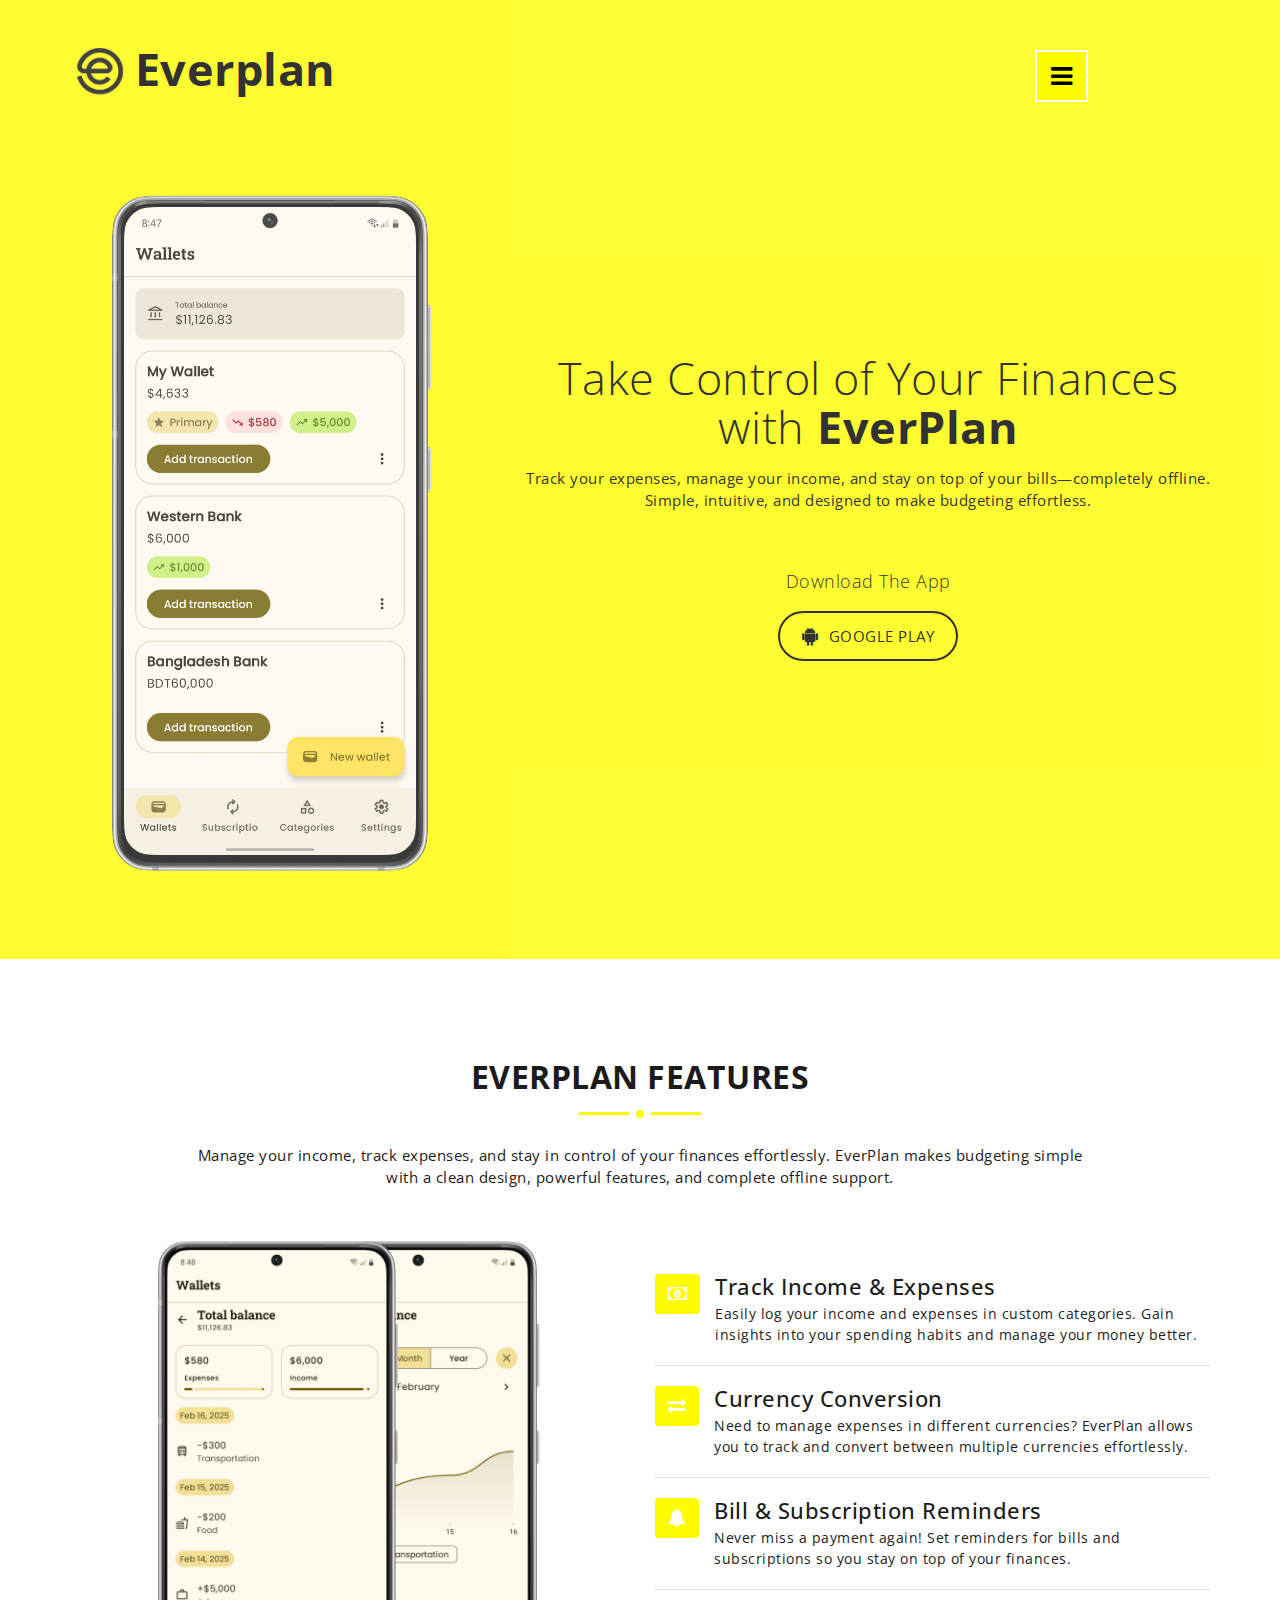
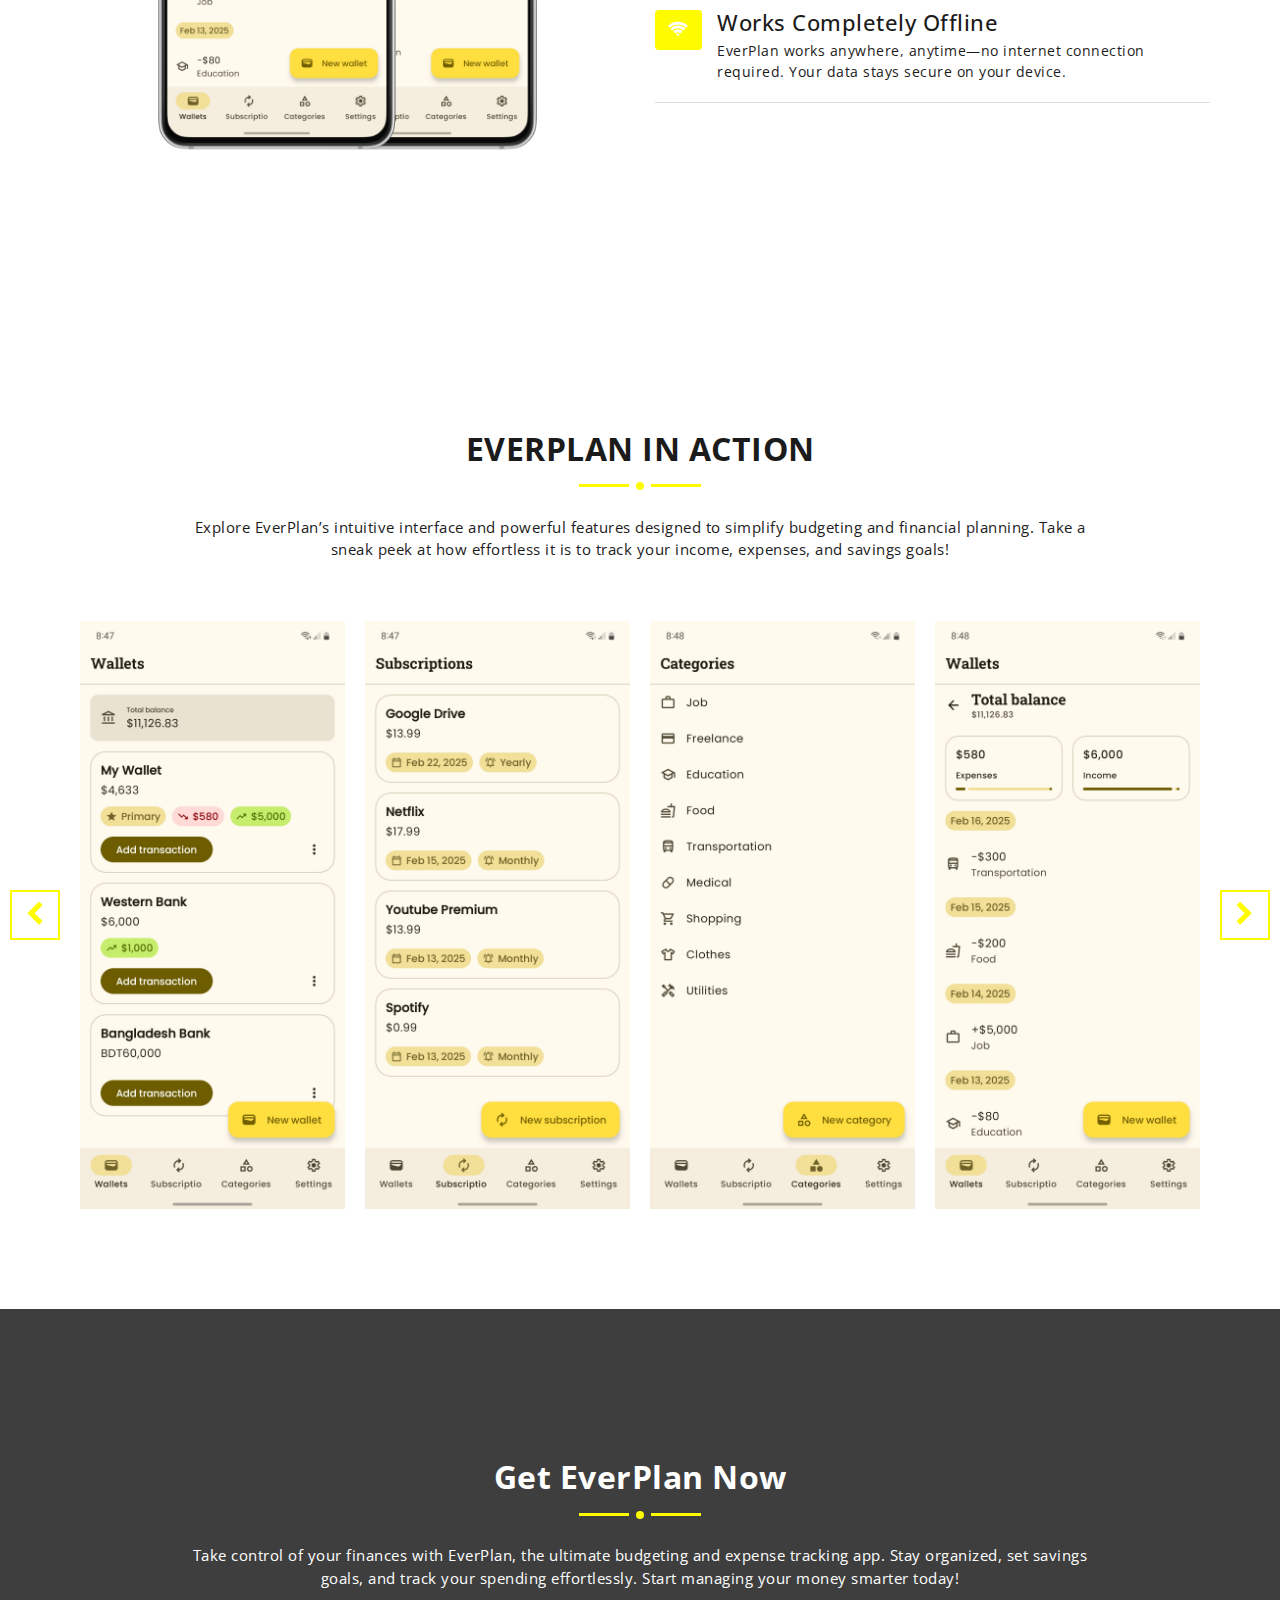
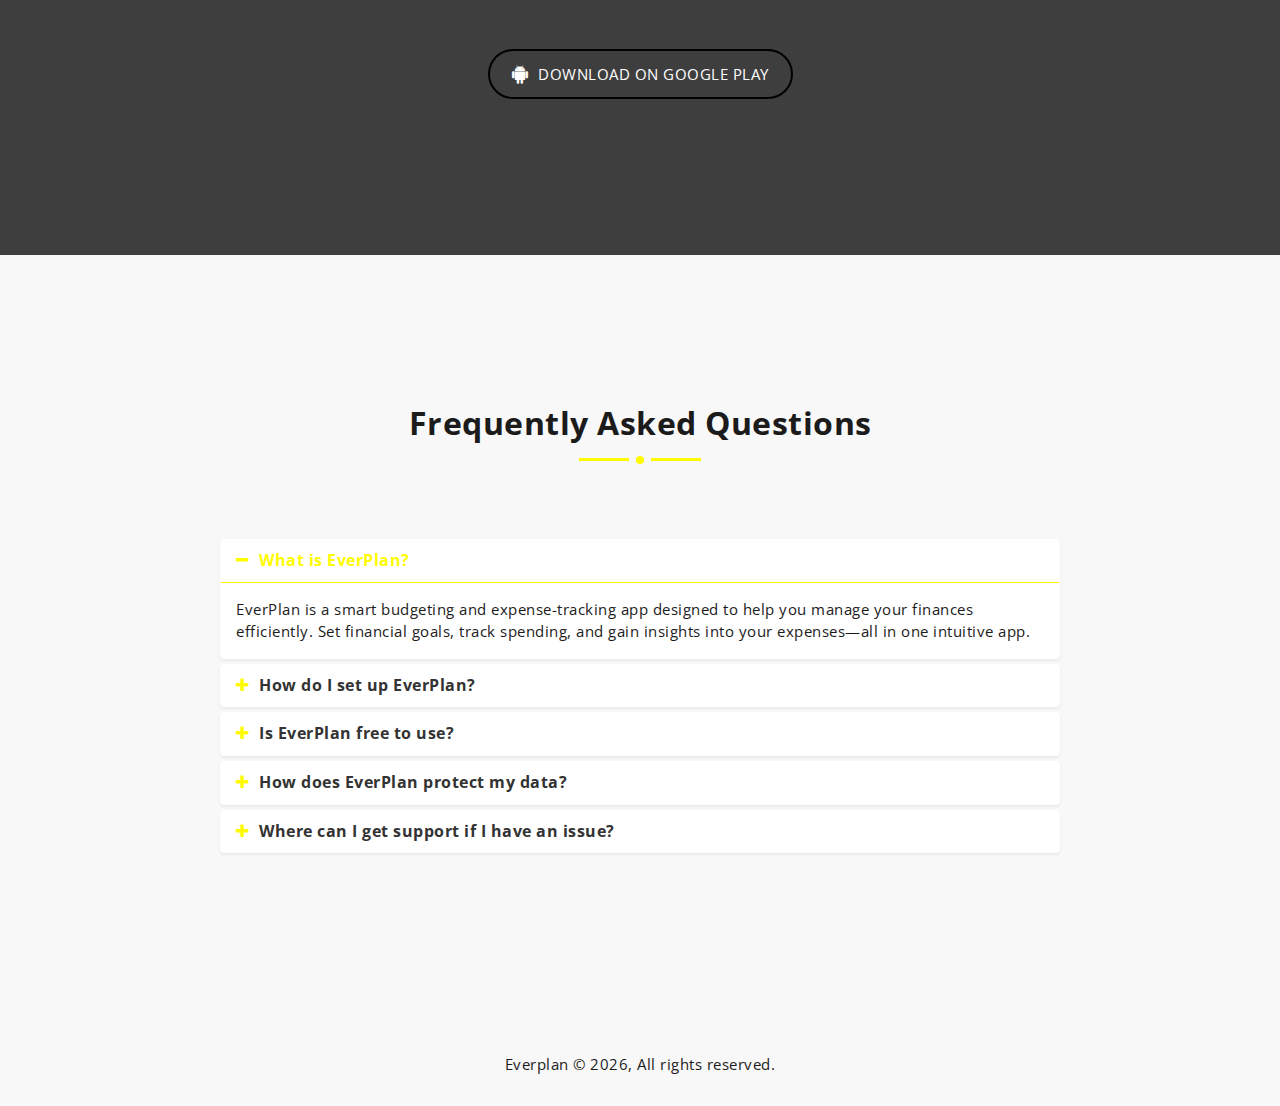
<file: index.html>
<!DOCTYPE html>
<html lang="en">

<head>
	<meta charset="utf-8">
	<meta http-equiv="X-UA-Compatible" content="IE=edge">
	<meta name="viewport" content="width=device-width, initial-scale=1">

	<!-- Meta Title -->
	<title>Everplan - The Best Expense Tracker & Budget Manager App For Android</title>

	<!-- Meta Description (150-160 characters) -->
	<meta name="description"
		content="Everplan is a powerful expense tracker and budget management tool designed to help you control your finances effortlessly. Track expenses, set budgets, and save smarter!">

	<!-- Keywords (Avoid stuffing, use relevant ones) -->
	<meta name="keywords"
		content="expense tracker, budget planner, money management, personal finance, finance app, spending tracker, Everplan">

	<!-- Author -->
	<meta name="author" content="BitMavrick">

	<!-- Open Graph (OG) Meta Tags for Social Media -->
	<meta property="og:title" content="Everplan - The Best Expense Tracker & Budget Manager App For Android">
	<meta property="og:description"
		content="Track your expenses and manage your budget effortlessly with Everplan. Stay in control of your finances with our smart money management tools.">
	<meta property="og:image" content="https://bitmavrick-everplan.github.io/assets/images/ss1.png">
	<meta property="og:url" content="https://bitmavrick-everplan.github.io/">
	<meta property="og:type" content="website">

	<!-- Twitter Card Meta Tags -->
	<meta name="twitter:card" content="summary_large_image">
	<meta name="twitter:title" content="Everplan - The Best Expense Tracker & Budget Manager App For Android">
	<meta name="twitter:description"
		content="Manage your finances efficiently with Everplan. Track expenses, set budgets, and save money smarter.">
	<meta name="twitter:image" content="https://bitmavrick-everplan.github.io/assets/images/favicon.png">

	<meta name="google-site-verification" content="i_eQptd0GqYT8V7xRQY_AL4DxzDj9nkn12_DSqcr_Q0" />

	<!-- Canonical URL -->
	<link rel="canonical" href="https://bitmavrick-everplan.github.io">

	<!-- Favicon -->
	<link rel="shortcut icon" type="image/icon" href="assets/images/favicon.png" />

	<!-- Font Awesome -->
	<link href="https://maxcdn.bootstrapcdn.com/font-awesome/4.6.3/css/font-awesome.min.css" rel="stylesheet">

	<!-- Bootstrap -->
	<link href="assets/css/bootstrap.min.css" rel="stylesheet">

	<!-- Slick slider -->
	<link href="assets/css/slick.css" rel="stylesheet">

	<!-- Theme color -->
	<link id="switcher" href="assets/css/theme-color/everplan-theme.css" rel="stylesheet">

	<link href="style.css" rel="stylesheet">
	<link href="https://fonts.googleapis.com/css?family=Open+Sans:300,400,400i,600,700,800" rel="stylesheet">

	<!-- Google tag (gtag.js) -->
	<script async src="https://www.googletagmanager.com/gtag/js?id=G-N2DLC0S2EZ"></script>
	<script>
		window.dataLayer = window.dataLayer || [];
		function gtag() { dataLayer.push(arguments); }
		gtag('js', new Date());

		gtag('config', 'G-N2DLC0S2EZ');
	</script>

</head>

<body>
	<!-- Start Header -->
	<header id="mu-header" class="" role="banner">
		<div class="mu-header-overlay">
			<div class="container">
				<div class="mu-header-area">

					<!-- Start Logo -->
					<div class="mu-logo-area">
						<a class="mu-logo" href="#"><img src="assets/images/everplan-logo.png" alt="logo img"
								style="width: 60px; height: auto;"></a>
						<a class="mu-logo text-dark mt-3" href="#">Everplan</a>
					</div>
					<!-- End Logo -->

					<!-- Start header featured area -->
					<div class="mu-header-featured-area">
						<div class="mu-header-featured-img">
							<img src="assets/images/ss1.png" alt="iphone image" style="width: 400px; height: auto;">
						</div>

						<div class="mu-header-featured-content">
							<h1 class="text-dark">Take Control of Your Finances with <span>EverPlan</span></h1>
							<p class="text-dark">
								Track your expenses, manage your income, and stay on top of your bills—completely
								offline.
								Simple, intuitive, and designed to make budgeting effortless.
							</p>


							<div class="mu-app-download-area">
								<h4 class="text-dark">Download The App</h4>
								<a class="mu-google-btn"
									href="https://play.google.com/store/apps/details?id=com.bitmavrick.everplan"><i
										class="fa fa-android text-dark"></i><span class="text-dark">google
										play</span></a>
								<!-- <a class="mu-windows-btn" href="#"><i class="fa fa-windows"></i><span>windows store</span></a> -->
							</div>

						</div>
					</div>
					<!-- End header featured area -->

				</div>
			</div>
		</div>
	</header>
	<!-- End Header -->

	<!-- Start Menu -->
	<button class="mu-menu-btn text-dark">
		<i class=" fa fa-bars text"></i>
	</button>
	<div class="mu-menu-full-overlay">
		<div class="mu-menu-full-overlay-inner">
			<a class="mu-menu-close-btn" href="#"><span class="mu-line"></span></a>
			<nav class="mu-menu" role="navigation">
				<ul>
					<li><a href="#mu-header">Header</a></li>
					<li><a href="#mu-feature">App Feature</a></li>
					<li><a href="#mu-apps-screenshot">Apps Screenshot</a></li>
					<li><a href="#mu-download">Download</a></li>
					<li><a href="#mu-faq">FAQ</a></li>
				</ul>
			</nav>
		</div>
	</div>
	<!-- End Menu -->



	<!-- Start main content -->

	<main role="main">

		<!-- Start Feature -->
		<section id="mu-feature">
			<div class="container">
				<div class="row">
					<div class="col-md-12">
						<div class="mu-feature-area">

							<div class="mu-title-area">
								<h2 class="mu-title">EVERPLAN FEATURES</h2>
								<span class="mu-title-dot"></span>
								<p>Manage your income, track expenses, and stay in control of your finances
									effortlessly.
									EverPlan makes budgeting simple with a clean design, powerful features, and complete
									offline support.</p>
							</div>

							<!-- Start Feature Content -->
							<div class="mu-feature-content">
								<div class="row">
									<div class="col-md-6">
										<div class="mu-feature-content-left">
											<img class="mu-profile-img" src="assets/images/show2.png"
												alt="EverPlan App Preview">
										</div>
									</div>
									<div class="col-md-6">
										<div class="mu-feature-content-right">

											<!-- Start single feature item -->
											<div class="media">
												<div class="media-left">
													<button class="btn mu-feature-btn" type="button">
														<i class="fa fa-money" aria-hidden="true"></i>
													</button>
												</div>
												<div class="media-body">
													<h3 class="media-heading">Track Income & Expenses</h3>
													<p>Easily log your income and expenses in custom categories. Gain
														insights into your spending habits and manage your money better.
													</p>
												</div>
											</div>
											<!-- End single feature item -->

											<!-- Start single feature item -->
											<div class="media">
												<div class="media-left">
													<button class="btn mu-feature-btn" type="button">
														<i class="fa fa-exchange" aria-hidden="true"></i>
													</button>
												</div>
												<div class="media-body">
													<h3 class="media-heading">Currency Conversion</h3>
													<p>Need to manage expenses in different currencies? EverPlan allows
														you
														to track and convert between multiple currencies effortlessly.
													</p>
												</div>
											</div>
											<!-- End single feature item -->

											<!-- Start single feature item -->
											<div class="media">
												<div class="media-left">
													<button class="btn mu-feature-btn" type="button">
														<i class="fa fa-bell" aria-hidden="true"></i>
													</button>
												</div>
												<div class="media-body">
													<h3 class="media-heading">Bill & Subscription Reminders</h3>
													<p>Never miss a payment again! Set reminders for bills and
														subscriptions
														so you stay on top of your finances.</p>
												</div>
											</div>
											<!-- End single feature item -->

											<!-- Start single feature item -->
											<div class="media">
												<div class="media-left">
													<button class="btn mu-feature-btn" type="button">
														<i class="fa fa-wifi" aria-hidden="true"></i>
													</button>
												</div>
												<div class="media-body">
													<h3 class="media-heading">Works Completely Offline</h3>
													<p>EverPlan works anywhere, anytime—no internet connection required.
														Your data stays secure on your device.</p>
												</div>
											</div>
											<!-- End single feature item -->

										</div>
									</div>
								</div>
							</div>
							<!-- End Feature Content -->
						</div>
					</div>
				</div>
			</div>
		</section>
		<!-- End Feature -->


		<!-- Start Apps Screenshot -->
		<section id="mu-apps-screenshot">
			<div class="container">
				<div class="row">
					<div class="col-md-12">
						<div class="mu-apps-screenshot-area">

							<div class="mu-title-area">
								<h2 class="mu-title">EVERPLAN IN ACTION</h2>
								<span class="mu-title-dot"></span>
								<p>Explore EverPlan’s intuitive interface and powerful features designed to simplify
									budgeting
									and financial planning. Take a sneak peek at how effortless it is to track your
									income,
									expenses, and savings goals!</p>
							</div>

							<!-- Start Apps Screenshot Content -->
							<div class="mu-apps-screenshot-content">

								<div class="mu-apps-screenshot-slider">
									<div class="mu-single-screeshot">
										<img src="assets/images/screenshot/01.jpg" alt="Dashboard Overview">
									</div>
									<div class="mu-single-screeshot">
										<img src="assets/images/screenshot/02.jpg" alt="Expense Tracking">
									</div>
									<div class="mu-single-screeshot">
										<img src="assets/images/screenshot/03.jpg" alt="Income Management">
									</div>
									<div class="mu-single-screeshot">
										<img src="assets/images/screenshot/04.jpg" alt="Budget Planning">
									</div>
									<div class="mu-single-screeshot">
										<img src="assets/images/screenshot/05.jpg" alt="Savings Goals">
									</div>
								</div>

							</div>
							<!-- End Apps Screenshot Content -->

						</div>
					</div>
				</div>
			</div>
		</section>
		<!-- End Apps Screenshot -->


		<!-- Start Download -->
		<section id="mu-download">
			<div class="container">
				<div class="row">
					<div class="col-md-12">
						<div class="mu-download-area">

							<div class="mu-title-area">
								<h2 class="mu-title">Get EverPlan Now</h2>
								<span class="mu-title-dot"></span>
								<p>Take control of your finances with EverPlan, the ultimate budgeting and expense
									tracking app.
									Stay organized, set savings goals, and track your spending effortlessly. Start
									managing your
									money smarter today!</p>
							</div>

							<div class="mu-download-content">
								<a class="mu-google-btn"
									href="https://play.google.com/store/apps/details?id=com.bitmavrick.everplan">
									<i class="fa fa-android"></i><span>Download on Google Play</span>
								</a>
							</div>

						</div>
					</div>
				</div>
			</div>
		</section>
		<!-- End Download -->


		<!-- Start FAQ -->
		<section id="mu-faq">
			<div class="container">
				<div class="row">
					<div class="col-md-12">
						<div class="mu-faq-area">

							<div class="mu-title-area">
								<h2 class="mu-title">Frequently Asked Questions</h2>
								<span class="mu-title-dot"></span>
							</div>

							<div class="mu-faq-content">
								<div class="panel-group" id="accordion">

									<div class="panel panel-default">
										<div class="panel-heading">
											<h4 class="panel-title">
												<a data-toggle="collapse" data-parent="#accordion" href="#collapseOne"
													aria-expanded="true">
													<span class="fa fa-minus"></span> What is EverPlan?
												</a>
											</h4>
										</div>
										<div id="collapseOne" class="panel-collapse collapse in">
											<div class="panel-body">
												EverPlan is a smart budgeting and expense-tracking app designed to help
												you
												manage your
												finances efficiently. Set financial goals, track spending, and gain
												insights
												into your
												expenses—all in one intuitive app.
											</div>
										</div>
									</div>

									<div class="panel panel-default">
										<div class="panel-heading">
											<h4 class="panel-title">
												<a data-toggle="collapse" data-parent="#accordion" href="#collapseTwo">
													<span class="fa fa-plus"></span> How do I set up EverPlan?
												</a>
											</h4>
										</div>
										<div id="collapseTwo" class="panel-collapse collapse">
											<div class="panel-body">
												Setting up EverPlan is easy! Simply download the app from the Google
												Play Store,
												create your own wallet and categoris for income and expenses, and start
												adding your income and expenses. Just like that!
											</div>
										</div>
									</div>

									<div class="panel panel-default">
										<div class="panel-heading">
											<h4 class="panel-title">
												<a data-toggle="collapse" data-parent="#accordion"
													href="#collapseThree">
													<span class="fa fa-plus"></span> Is EverPlan free to use?
												</a>
											</h4>
										</div>
										<div id="collapseThree" class="panel-collapse collapse">
											<div class="panel-body">
												Yes! EverPlan is compeletely free to use. It may show some ads but with
												the premium version you can remove the ads.
											</div>
										</div>
									</div>

									<div class="panel panel-default">
										<div class="panel-heading">
											<h4 class="panel-title">
												<a data-toggle="collapse" data-parent="#accordion" href="#collapseFour">
													<span class="fa fa-plus"></span> How does EverPlan protect my data?
												</a>
											</h4>
										</div>
										<div id="collapseFour" class="panel-collapse collapse">
											<div class="panel-body">
												We take your privacy seriously. EverPlan uses industry-standard
												encryption and
												security protocols to protect your data. We do not collect and share
												your personal
												or
												financial
												information with third parties without your consent.
											</div>
										</div>
									</div>

									<div class="panel panel-default">
										<div class="panel-heading">
											<h4 class="panel-title">
												<a data-toggle="collapse" data-parent="#accordion" href="#collapseFive">
													<span class="fa fa-plus"></span> Where can I get support if I have
													an issue?
												</a>
											</h4>
										</div>
										<div id="collapseFive" class="panel-collapse collapse">
											<div class="panel-body">
												If you have any questions or run into issues, visit our <a
													href="mailto:your-email@example.com">Support
													Center</a>
												or contact us at <strong> <a
														href="mailto:hello.bitmavrick@gmail.com"></a>hello.bitmavrick@gmail.com</strong>.
												We’re here to
												help!
											</div>
										</div>
									</div>
								</div>
							</div>

						</div>
					</div>
				</div>
			</div>
		</section>
		<!-- End FAQ -->
	</main>
	<!-- End main content -->


	<!-- Start footer -->
	<footer id="mu-footer" role="contentinfo">
		<div class="container">
			<div class="mu-footer-area">
				<p class="mu-copy-right">Everplan &copy;
					<script>document.write(new Date().getFullYear());</script>, All rights reserved.
				</p>
			</div>
		</div>
	</footer>
	<!-- End footer -->


	<!-- jQuery library -->
	<script src="https://ajax.googleapis.com/ajax/libs/jquery/1.11.3/jquery.min.js"></script>
	<!-- Include all compiled plugins (below), or include individual files as needed -->
	<!-- Bootstrap -->
	<script src="assets/js/bootstrap.min.js"></script>
	<!-- Slick slider -->
	<script type="text/javascript" src="assets/js/slick.min.js"></script>
	<!-- Ajax contact form  -->
	<script type="text/javascript" src="assets/js/app.js"></script>



	<!-- Custom js -->
	<script type="text/javascript" src="assets/js/custom.js"></script>




</body>

</html>
</file>
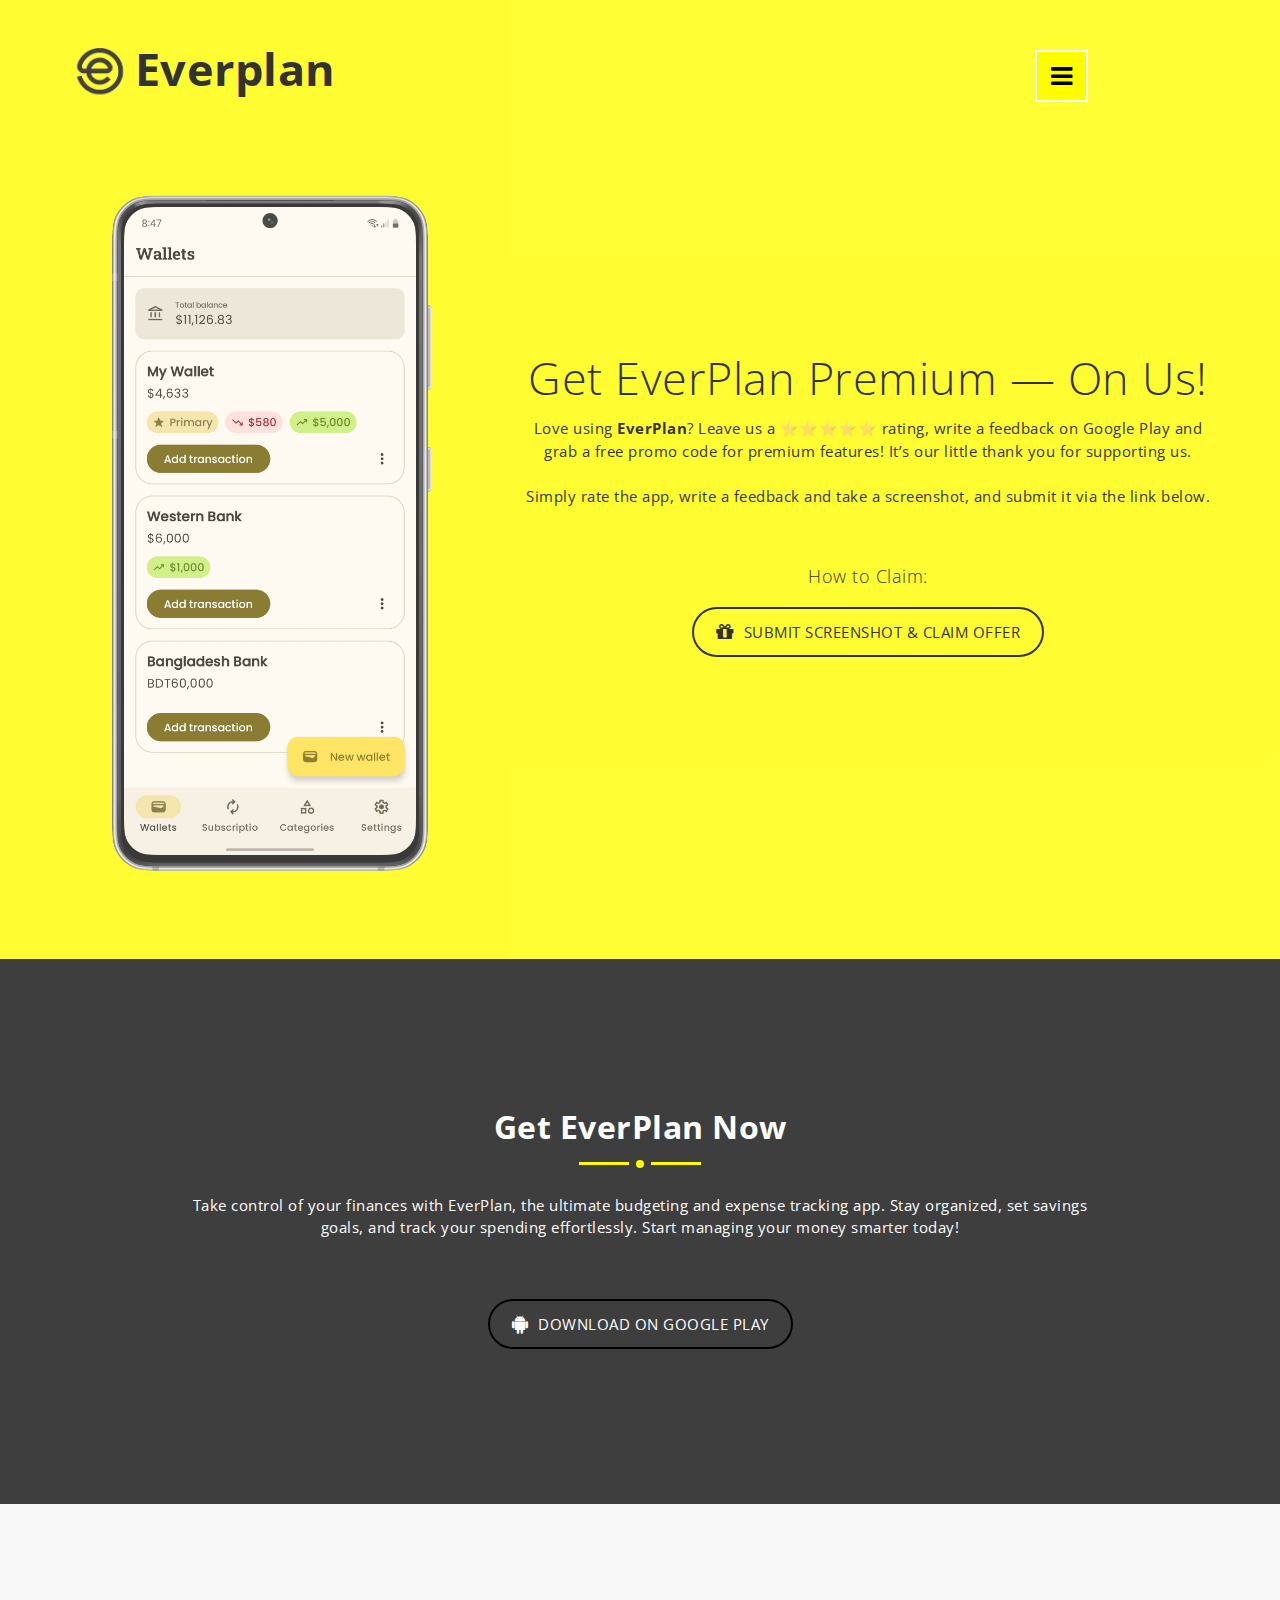
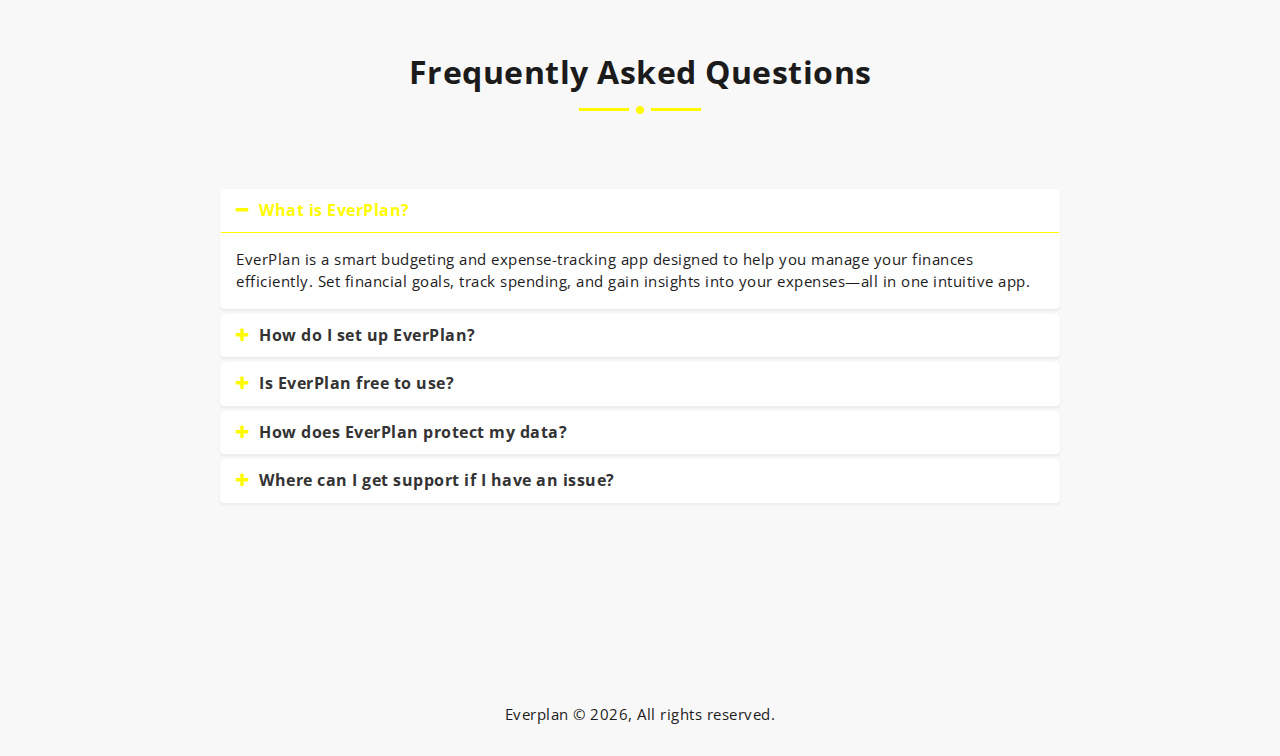
<file: promotion.html>
<!DOCTYPE html>
<html lang="en">

<head>
    <meta charset="utf-8">
    <meta http-equiv="X-UA-Compatible" content="IE=edge">
    <meta name="viewport" content="width=device-width, initial-scale=1">

    <!-- Meta Title -->
    <title>Everplan - The Best Expense Tracker & Budget Manager App For Android</title>

    <!-- Meta Description (150-160 characters) -->
    <meta name="description"
        content="Everplan is a powerful expense tracker and budget management tool designed to help you control your finances effortlessly. Track expenses, set budgets, and save smarter!">

    <!-- Keywords (Avoid stuffing, use relevant ones) -->
    <meta name="keywords"
        content="expense tracker, budget planner, money management, personal finance, finance app, spending tracker, Everplan">

    <!-- Author -->
    <meta name="author" content="BitMavrick">

    <!-- Open Graph (OG) Meta Tags for Social Media -->
    <meta property="og:title" content="Everplan - The Best Expense Tracker & Budget Manager App For Android">
    <meta property="og:description"
        content="Track your expenses and manage your budget effortlessly with Everplan. Stay in control of your finances with our smart money management tools.">
    <meta property="og:image" content="https://bitmavrick-everplan.github.io/assets/images/ss1.png">
    <meta property="og:url" content="https://bitmavrick-everplan.github.io/">
    <meta property="og:type" content="website">

    <!-- Twitter Card Meta Tags -->
    <meta name="twitter:card" content="summary_large_image">
    <meta name="twitter:title" content="Everplan - The Best Expense Tracker & Budget Manager App For Android">
    <meta name="twitter:description"
        content="Manage your finances efficiently with Everplan. Track expenses, set budgets, and save money smarter.">
    <meta name="twitter:image" content="https://bitmavrick-everplan.github.io/assets/images/favicon.png">

    <meta name="google-site-verification" content="i_eQptd0GqYT8V7xRQY_AL4DxzDj9nkn12_DSqcr_Q0" />

    <!-- Canonical URL -->
    <link rel="canonical" href="https://bitmavrick-everplan.github.io">

    <!-- Favicon -->
    <link rel="shortcut icon" type="image/icon" href="assets/images/favicon.png" />

    <!-- Font Awesome -->
    <link href="https://maxcdn.bootstrapcdn.com/font-awesome/4.6.3/css/font-awesome.min.css" rel="stylesheet">

    <!-- Bootstrap -->
    <link href="assets/css/bootstrap.min.css" rel="stylesheet">

    <!-- Slick slider -->
    <link href="assets/css/slick.css" rel="stylesheet">

    <!-- Theme color -->
    <link id="switcher" href="assets/css/theme-color/everplan-theme.css" rel="stylesheet">

    <link href="style.css" rel="stylesheet">
    <link href="https://fonts.googleapis.com/css?family=Open+Sans:300,400,400i,600,700,800" rel="stylesheet">

    <!-- Google tag (gtag.js) -->
    <script async src="https://www.googletagmanager.com/gtag/js?id=G-N2DLC0S2EZ"></script>
    <script>
        window.dataLayer = window.dataLayer || [];
        function gtag() { dataLayer.push(arguments); }
        gtag('js', new Date());

        gtag('config', 'G-N2DLC0S2EZ');
    </script>

</head>

<body>
    <!-- Start Header -->
    <header id="mu-header" class="" role="banner">
        <div class="mu-header-overlay">
            <div class="container">
                <div class="mu-header-area">

                    <!-- Start Logo -->
                    <div class="mu-logo-area">
                        <a class="mu-logo" href="#"><img src="assets/images/everplan-logo.png" alt="logo img"
                                style="width: 60px; height: auto;"></a>
                        <a class="mu-logo text-dark mt-3" href="#">Everplan</a>
                    </div>
                    <!-- End Logo -->

                    <!-- Start header featured area -->
                    <div class="mu-header-featured-area">
                        <div class="mu-header-featured-img">
                            <img src="assets/images/ss1.png" alt="EverPlan app screenshot"
                                style="width: 400px; height: auto;">
                        </div>

                        <div class="mu-header-featured-content">
                            <h1 class="text-dark">Get EverPlan Premium — On Us!</h1>
                            <p class="text-dark">
                                Love using <strong>EverPlan</strong>? Leave us a ⭐️⭐️⭐️⭐️⭐️ rating, write a feedback on
                                Google Play and
                                grab a free promo code
                                for premium features!
                                It’s our little thank you for supporting us.
                                <br><br>
                                Simply rate the app, write a feedback and take a screenshot, and submit it via the link
                                below.
                            </p>

                            <div class="mu-app-download-area">
                                <h4 class="text-dark">How to Claim:</h4>

                                <a class="mu-google-btn"
                                    href="https://docs.google.com/forms/d/e/1FAIpQLSdGLwkmIgrcQZ5OVwUBrtR6pIswqt0wMWRKb_Dw_yvGwH3sjA/viewform"
                                    target="_blank">
                                    <i class="fa fa-gift text-dark"></i>
                                    <span class="text-dark">Submit Screenshot & Claim Offer</span>
                                </a>
                            </div>

                        </div>
                    </div>
                    <!-- End header featured area -->

                </div>
            </div>
        </div>
    </header>
    <!-- End Header -->

    <!-- Start Menu -->
    <button class="mu-menu-btn text-dark">
        <i class=" fa fa-bars text"></i>
    </button>
    <div class="mu-menu-full-overlay">
        <div class="mu-menu-full-overlay-inner">
            <a class="mu-menu-close-btn" href="#"><span class="mu-line"></span></a>
            <nav class="mu-menu" role="navigation">
                <ul>
                    <li><a href="#mu-header">Header</a></li>
                    <li><a href="#mu-feature">App Feature</a></li>
                    <li><a href="#mu-apps-screenshot">Apps Screenshot</a></li>
                    <li><a href="#mu-download">Download</a></li>
                    <li><a href="#mu-faq">FAQ</a></li>
                </ul>
            </nav>
        </div>
    </div>
    <!-- End Menu -->



    <!-- Start main content -->

    <main role="main">

        <!-- Start Download -->
        <section id="mu-download">
            <div class="container">
                <div class="row">
                    <div class="col-md-12">
                        <div class="mu-download-area">

                            <div class="mu-title-area">
                                <h2 class="mu-title">Get EverPlan Now</h2>
                                <span class="mu-title-dot"></span>
                                <p>Take control of your finances with EverPlan, the ultimate budgeting and expense
                                    tracking app.
                                    Stay organized, set savings goals, and track your spending effortlessly. Start
                                    managing your
                                    money smarter today!</p>
                            </div>

                            <div class="mu-download-content">
                                <a class="mu-google-btn"
                                    href="https://play.google.com/store/apps/details?id=com.bitmavrick.everplan">
                                    <i class="fa fa-android"></i><span>Download on Google Play</span>
                                </a>
                            </div>

                        </div>
                    </div>
                </div>
            </div>
        </section>
        <!-- End Download -->


        <!-- Start FAQ -->
        <section id="mu-faq">
            <div class="container">
                <div class="row">
                    <div class="col-md-12">
                        <div class="mu-faq-area">

                            <div class="mu-title-area">
                                <h2 class="mu-title">Frequently Asked Questions</h2>
                                <span class="mu-title-dot"></span>
                            </div>

                            <div class="mu-faq-content">
                                <div class="panel-group" id="accordion">

                                    <div class="panel panel-default">
                                        <div class="panel-heading">
                                            <h4 class="panel-title">
                                                <a data-toggle="collapse" data-parent="#accordion" href="#collapseOne"
                                                    aria-expanded="true">
                                                    <span class="fa fa-minus"></span> What is EverPlan?
                                                </a>
                                            </h4>
                                        </div>
                                        <div id="collapseOne" class="panel-collapse collapse in">
                                            <div class="panel-body">
                                                EverPlan is a smart budgeting and expense-tracking app designed to help
                                                you
                                                manage your
                                                finances efficiently. Set financial goals, track spending, and gain
                                                insights
                                                into your
                                                expenses—all in one intuitive app.
                                            </div>
                                        </div>
                                    </div>

                                    <div class="panel panel-default">
                                        <div class="panel-heading">
                                            <h4 class="panel-title">
                                                <a data-toggle="collapse" data-parent="#accordion" href="#collapseTwo">
                                                    <span class="fa fa-plus"></span> How do I set up EverPlan?
                                                </a>
                                            </h4>
                                        </div>
                                        <div id="collapseTwo" class="panel-collapse collapse">
                                            <div class="panel-body">
                                                Setting up EverPlan is easy! Simply download the app from the Google
                                                Play Store,
                                                create your own wallet and categoris for income and expenses, and start
                                                adding your income and expenses. Just like that!
                                            </div>
                                        </div>
                                    </div>

                                    <div class="panel panel-default">
                                        <div class="panel-heading">
                                            <h4 class="panel-title">
                                                <a data-toggle="collapse" data-parent="#accordion"
                                                    href="#collapseThree">
                                                    <span class="fa fa-plus"></span> Is EverPlan free to use?
                                                </a>
                                            </h4>
                                        </div>
                                        <div id="collapseThree" class="panel-collapse collapse">
                                            <div class="panel-body">
                                                Yes! EverPlan is compeletely free to use. It may show some ads but with
                                                the premium version you can remove the ads.
                                            </div>
                                        </div>
                                    </div>

                                    <div class="panel panel-default">
                                        <div class="panel-heading">
                                            <h4 class="panel-title">
                                                <a data-toggle="collapse" data-parent="#accordion" href="#collapseFour">
                                                    <span class="fa fa-plus"></span> How does EverPlan protect my data?
                                                </a>
                                            </h4>
                                        </div>
                                        <div id="collapseFour" class="panel-collapse collapse">
                                            <div class="panel-body">
                                                We take your privacy seriously. EverPlan uses industry-standard
                                                encryption and
                                                security protocols to protect your data. We do not collect and share
                                                your personal
                                                or
                                                financial
                                                information with third parties without your consent.
                                            </div>
                                        </div>
                                    </div>

                                    <div class="panel panel-default">
                                        <div class="panel-heading">
                                            <h4 class="panel-title">
                                                <a data-toggle="collapse" data-parent="#accordion" href="#collapseFive">
                                                    <span class="fa fa-plus"></span> Where can I get support if I have
                                                    an issue?
                                                </a>
                                            </h4>
                                        </div>
                                        <div id="collapseFive" class="panel-collapse collapse">
                                            <div class="panel-body">
                                                If you have any questions or run into issues, visit our <a
                                                    href="mailto:your-email@example.com">Support
                                                    Center</a>
                                                or contact us at <strong> <a
                                                        href="mailto:hello.bitmavrick@gmail.com"></a>hello.bitmavrick@gmail.com</strong>.
                                                We’re here to
                                                help!
                                            </div>
                                        </div>
                                    </div>
                                </div>
                            </div>

                        </div>
                    </div>
                </div>
            </div>
        </section>
        <!-- End FAQ -->
    </main>
    <!-- End main content -->


    <!-- Start footer -->
    <footer id="mu-footer" role="contentinfo">
        <div class="container">
            <div class="mu-footer-area">
                <p class="mu-copy-right">Everplan &copy;
                    <script>document.write(new Date().getFullYear());</script>, All rights reserved.
                </p>
            </div>
        </div>
    </footer>
    <!-- End footer -->


    <!-- jQuery library -->
    <script src="https://ajax.googleapis.com/ajax/libs/jquery/1.11.3/jquery.min.js"></script>
    <!-- Include all compiled plugins (below), or include individual files as needed -->
    <!-- Bootstrap -->
    <script src="assets/js/bootstrap.min.js"></script>
    <!-- Slick slider -->
    <script type="text/javascript" src="assets/js/slick.min.js"></script>
    <!-- Ajax contact form  -->
    <script type="text/javascript" src="assets/js/app.js"></script>



    <!-- Custom js -->
    <script type="text/javascript" src="assets/js/custom.js"></script>




</body>

</html>
</file>
<file: assets/css/theme-color/everplan-theme.css>
/*=======================================
Template Design By MarkUps	
Author URI : http://www.markups.io/
========================================*/



.mu-primary-btn:hover,
.mu-primary-btn:focus,
.mu-copy-right a:hover,
.mu-copy-right a:focus,
.mu-send-msg-btn:hover,
.mu-send-msg-btn:focus,
.mu-apple-btn:hover,
.mu-google-btn:hover,
.mu-windows-btn:hover,
.mu-apple-btn:focus,
.mu-google-btn:focus,
.mu-windows-btn:focus,
.mu-feature-content-right .media:hover .media-heading,
.mu-apps-screenshot-slider .slick-next::before,
.mu-apps-screenshot-slider .slick-prev::before,
.mu-faq-content .panel-title a:hover,
.mu-faq-content .panel-title a:focus,
.mu-faq-content .panel-title a[aria-expanded="true"],
.mu-faq-content .panel-title a>span,
.mu-menu ul li a:hover,
.mu-menu ul li a:focus {
    color: #FFFC00;
}

.mu-social-media a:hover,
.mu-social-media a:focus,
.mu-contact-right-single .mu-icon {
    border: 1px solid #FFFC00;
    color: #FFFC00;
}

.mu-contact-form .form-control:focus {
    border: 1px solid #FFFC00;
}

.mu-send-msg-btn {
    border: 1px solid #FFFC00;
    background-color: #FFFC00;
}

.mu-header-overlay,
.mu-menu-btn,
.mu-title-dot,
.mu-title-dot::before,
.mu-title-dot::after,
.mu-feature-btn,
.mu-video-overlay {
    background-color: #FFFC00;
}

.mu-feature-content-right .media:hover {
    border-bottom: 1px solid #FFFC00;
}

.mu-apps-screenshot-slider .slick-next,
.mu-apps-screenshot-slider .slick-prev {
    border: 2px solid #FFFC00;
    color: #FFFC00;
}

.mu-faq-content .panel-default>.panel-heading+.panel-collapse>.panel-body {
    border-top-color: #FFFC00;

}
</file>
<file: style.css>
/*
Template Name: Apex App	
Author: MarkUps
Author URI: http://www.markups.io/
Version: 1.0
*/


/* Table of Content
==================================================
#BASIC TYPOGRAPHY
#HEADER	
#MENU 
#FEATURE SECTION
#VIDEO
#APPPS SCREENSHOT
#DOWNLOAD
#FAQ
#CONTACT US
#FOOTER
#RESPONSIVE STYLE
*/


/*--------------------*/
/* BASIC TYPOGRAPHY */
/*--------------------*/

.text-dark {
	color: black !important;
	/* Ensures the text is black */
	text-decoration: none;
	/* Removes underline from links */
}


body,
html {
	overflow-x: hidden;
}

body {
	font-family: 'Open Sans', sans-serif;
	font-size: 15px;
	letter-spacing: 0.5px;
	line-height: 1.5;
	color: #1c1b1b;
}

ul {
	padding: 0;
	margin: 0;
}

ul li {
	list-style: disc;
	font-size: 17px;
	line-height: 1.59;
}

a {
	text-decoration: none;
	color: #2f2f2f;
}

a:hover,
a:focus {
	outline: none;
	text-decoration: none;
}

h1,
h2,
h3,
h4,
h5,
h6 {
	font-family: 'Open Sans', sans-serif;
	font-weight: 700;
	margin-top: 0;
}


h1 {
	font-size: 38px;
}

h2 {
	font-size: 32px;
	line-height: 1.13;
}

h3 {
	font-size: 26px;
}

h4 {
	font-size: 22px;
}

h5 {
	font-size: 20px;
}

h6 {
	font-size: 18px;
}

img {
	border: none;
	max-width: 100%;
}

code {
	background-color: #ee6e73;
	border-radius: 2px;
	color: #fff;
	padding: 2px 4px;
}

pre {
	background-color: #f8f8f8;
	border: 1px solid #eee;
	border-radius: 4px;
	padding: 10px;
}

pre code {
	background-color: transparent;
	color: #333;
}

del {
	text-decoration-color: #ee6e73;
}

kbd {
	background-color: #ddd;
	padding: 4px 6px;
	border-radius: 2px;
	color: ;
}

address {
	line-height: 1.5;
	padding-left: 10px;
}

dl dt {
	font-weight: 700;
}

dl dd {
	margin-left: 0;
}

blockquote {
	background-color: #f8f8f8;
	border-radius: 0 4px 4px 0;
	padding: 5px 15px;

}

blockquote p {
	margin-top: 10px;
}

button {
	padding: 5px 15px;
	border: none;
}

button:focus {
	outline: none;
	border: none;
}


/* ========= BUTTON =========*/

.mu-primary-btn {
	background-color: transparent;
	border-radius: 4px;
	border: 2px solid #ffffff;
	color: #fff;
	display: inline-block;
	font-size: 14px;
	font-weight: 700;
	letter-spacing: 1.5px;
	padding: 12px 35px;
	-webkit-transition: all 0.5s;
	transition: all 0.5s;
}

.mu-primary-btn:hover,
.mu-primary-btn:focus {
	background-color: #fff;
}

.mu-send-msg-btn {
	color: #555;
	font-size: 13px;
	font-weight: 600;
	letter-spacing: 1px;
	text-align: center;
	padding: 14px 24px;
	margin-top: 10px;
	-webkit-transition: all 0.5s;
	transition: all 0.5s;
	width: 130px;
	color: #fff;
	border-radius: 10px;
}

.mu-send-msg-btn:hover,
.mu-send-msg-btn:focus {
	background-color: #fff;
}



/*--------------------*/
/* HEADER */
/*--------------------*/

#mu-header {
	display: inline;
	float: left;
	width: 100%;
	background-position: center center;
	background-attachment: fixed;
}

.mu-header-overlay {
	display: inline;
	float: left;
	opacity: 0.8;
	width: 100%;
}

.mu-logo-area {
	display: inline;
	float: left;
	width: 100%;
}

.mu-logo {
	color: #fff;
	font-size: 45px;
	display: inline-block;
	font-weight: 700;
	margin-top: 35px;
}

.mu-logo:hover,
.mu-logo:focus {
	color: #fff;
}

.mu-menu-btn {
	position: fixed;
	right: 15%;
	top: 50px;
	color: #fff;
	font-size: 25px;
	border: 2px solid #fff;
	padding: 5px 14px;
	z-index: 999;
	-webkit-transition: all 0.5s;
	-o-transition: all 0.5s;
	transition: all 0.5s;
}

.mu-menu-btn:hover,
.mu-menu-btn:focus {
	border: 2px solid #fff;
}



/*=== Featured section ===*/

.mu-header-featured-area {
	display: inline;
	float: left;
	padding: 50px 0;
	width: 100%;
}

.mu-header-featured-img {
	display: inline;
	float: left;
	width: 40%;
}

.mu-header-featured-content {
	display: inline;
	float: right;
	margin-top: 200px;
	text-align: center;
	width: 60%;
}

.mu-header-featured-content h1 {
	font-size: 45px;
	color: #fff;
	font-weight: 300;
	margin-bottom: 15px;
}

.mu-header-featured-content h1 span {
	font-weight: 700;
}

.mu-header-featured-content p {
	color: #fff;
}

.mu-app-download-area {
	display: inline;
	float: left;
	margin-top: 50px;
	width: 100%;
}

.mu-app-download-area h4 {
	color: #fff;
	font-size: 18px;
	font-weight: 300;
	margin-bottom: 20px;
}

.mu-apple-btn,
.mu-google-btn,
.mu-windows-btn {
	border: 2px solid #000000;
	border-radius: 50px;
	color: #fff;
	display: inline-block;
	margin: 0 10px;
	padding: 11px 22px;
	text-transform: uppercase;
	-webkit-transition: all 0.5s;
	-o-transition: all 0.5s;
	transition: all 0.5s;
}

.mu-apple-btn:hover,
.mu-google-btn:hover,
.mu-windows-btn:hover,
.mu-apple-btn:focus,
.mu-google-btn:focus,
.mu-windows-btn:focus {
	background-color: #ffffff;
}

.mu-apple-btn i,
.mu-google-btn i,
.mu-windows-btn i {
	display: block;
	float: left;
	font-size: 20px;
	line-height: 24px;
	margin-right: 10px;
}

.mu-apple-btn span,
.mu-google-btn span,
.mu-windows-btn span {
	display: block;
	float: left;
	line-height: 24px;
}



/*--------------------*/
/* MENU */
/*--------------------*/

.mu-menu-close-btn {
	display: block;
	font-size: 25px;
	height: 48px;
	position: absolute;
	right: 15%;
	top: 55px;
	width: 48px;
	-webkit-transition: color 0.3s ease-in-out 0s;
	transition: color 0.3s ease-in-out 0s;
}

.mu-menu-close-btn .mu-line {
	background-color: transparent;
	display: block;
	position: relative;
	height: 4px;
	width: 38px;
}

.mu-menu-close-btn .mu-line::before {
	background-color: #fff;
	content: "";
	display: block;
	height: 4px;
	position: absolute;
	top: 16px;
	-webkit-transform: rotate(-45deg);
	transform: rotate(-45deg);
	-webkit-transition: -webkit-transform 0.3s ease-out 0s;
	transition: -webkit-transform 0.3s ease-out 0s;
	transition: transform 0.3s ease-out 0s;
	transition: transform 0.3s ease-out 0s, -webkit-transform 0.3s ease-out 0s;
	width: 38px;
	z-index: -1;
}

.mu-menu-close-btn .mu-line::after {
	background-color: #fff;
	content: "";
	display: block;
	height: 4px;
	position: absolute;
	top: 16px;
	-webkit-transform: rotate(45deg);
	transform: rotate(45deg);
	-webkit-transition: -webkit-transform 0.3s ease-out 0s;
	transition: -webkit-transform 0.3s ease-out 0s;
	transition: transform 0.3s ease-out 0s;
	transition: transform 0.3s ease-out 0s, -webkit-transform 0.3s ease-out 0s;
	width: 38px;
	z-index: -1;
}

.mu-menu-close-btn:hover .mu-line:before,
.mu-menu-close-btn:hover .mu-line:after {
	-webkit-transform: rotate(0deg);
	transform: rotate(0deg);
}

/* Menu overlay */

.mu-menu-full-overlay {
	background-color: rgba(0, 0, 0, 0.94);
	color: #fff;
	height: 100%;
	left: 0;
	position: fixed;
	right: 0;
	text-align: center;
	top: 0;
	visibility: hidden;
	-webkit-transition: all 0.5s;
	-o-transition: all 0.5s;
	transition: all 0.5s;
	width: 100%;
	z-index: 99999;
}

.mu-menu-full-overlay-show {
	visibility: visible;
}

.mu-menu-full-overlay-inner {
	display: inline;
	float: left;
	padding: 12% 15%;
	width: 100%;
}

.mu-menu ul li {
	list-style: none;
}

.mu-menu ul li a {
	color: #fff;
	display: inline-block;
	font-size: 35px;
	font-weight: 700;
	line-height: 1.35;
	text-align: center;
	text-transform: uppercase;
	margin-bottom: 10px;
	-webkit-transition: all 0.5s;
	-o-transition: all 0.5s;
	transition: all 0.5s;
}

/*--------------------*/
/* FEATURE SECTION */
/*--------------------*/


#mu-feature {
	background-color: #fff;
	display: inline;
	float: left;
	width: 100%;
}

.mu-feature-area {
	display: inline;
	float: left;
	padding: 100px 0;
	width: 100%;
}

.mu-title-area {
	display: inline;
	float: left;
	text-align: center;
	padding: 0 120px;
	width: 100%;
}

.mu-title {
	color: #1c1b1b;
	margin-bottom: 15px;
	padding: 0;
	z-index: 10;
	text-transform: capitalize;
}

.mu-title-dot {
	border-radius: 50%;
	height: 8px;
	width: 8px;
	display: inline-block;
	margin-bottom: 20px;
	position: relative;
}

.mu-title-dot::before {
	content: '';
	position: absolute;
	left: 15px;
	height: 3px;
	width: 50px;
	top: 2px;
}

.mu-title-dot::after {
	content: '';
	position: absolute;
	right: 15px;
	height: 3px;
	width: 50px;
	top: 2px;
}

.mu-feature-content {
	background-color: #fff;
	display: inline;
	float: left;
	margin-top: 30px;
	width: 100%;
}

.mu-feature-content-left {
	display: inline;
	float: left;
	width: 100%;
}

.mu-feature-content-right {
	display: inline;
	float: left;
	margin-top: 30px;
	width: 100%;
}

.mu-feature-content-right .media-left {
	padding-right: 15px;
}

.mu-feature-btn {
	color: #fff;
	font-size: 18px;
}

.mu-feature-btn:hover {
	color: #fff;
}

.mu-feature-content-right .media-heading {
	font-size: 22px;
	font-weight: 500;
	-webkit-transition: all 0.5s;
	-o-transition: all 0.5s;
	transition: all 0.5s;
}

.mu-feature-content-right .media {
	margin-top: 15px;
	border-bottom: 1px solid #ddd;
	margin-bottom: 20px;
	padding-bottom: 20px;
	-webkit-transition: all 0.5s;
	-o-transition: all 0.5s;
	transition: all 0.5s;
}

.mu-feature-content-right .media p {
	font-size: 14px;
	margin-bottom: 0;
}


/*--------------------*/
/* VIDEO */
/*--------------------*/


#mu-video {
	background-image: url("assets/images/video-bg.jpeg");
	background-attachment: fixed;
	background-position: center center;
	-webkit-background-size: cover;
	background-size: cover;
	display: inline;
	float: left;
	width: 100%;
}

.mu-video-overlay {
	display: inline;
	float: left;
	opacity: 0.8;
	width: 100%;
}

.mu-video-area {
	display: inline;
	float: left;
	padding: 200px 0;
	text-align: center;
	width: 100%;
}

.mu-video-area h2 {
	color: #fff;
}

.mu-video-content {
	display: inline;
	float: left;
	width: 100%;
}

.mu-video-play-btn,
.mu-video-close-btn {
	color: #fff;
	font-size: 22px;
	border: 2px solid #fff;
	border-radius: 50%;
	width: 60px;
	display: inline-block;
	height: 60px;
	line-height: 55px;
	text-align: center;
	margin-top: 100px;
	-webkit-transition: all 0.5s;
	-o-transition: all 0.5s;
	transition: all 0.5s;
}

.mu-video-play-btn:hover,
.mu-video-play-btn:focus {
	color: #fff;
	-webkit-transform: scale(1.2);
	transform: scale(1.2);
}

.mu-video-close-btn {
	border-radius: 50%;
	color: #fff;
	font-size: 18px;
	border: 2px solid #fff;
	position: absolute;
	top: 0;
	right: 15%;
	display: inline-block;
	height: 50px;
	line-height: 45px;
	text-align: center;
	margin-top: 100px;
	-webkit-transition: all 0.5s;
	-o-transition: all 0.5s;
	transition: all 0.5s;
	width: 50px;
}

.mu-video-close-btn:hover,
.mu-video-close-btn:focus {
	color: #fff;
	-webkit-transform: scale(1.2);
	transform: scale(1.2);
}

.mu-video-iframe-area {
	background-color: rgba(0, 0, 0, 0.84);
	position: fixed;
	top: 0;
	left: 0;
	right: 0;
	bottom: 0;
	width: 100%;
	height: 100%;
	padding: 12% 0;
	text-align: center;
	z-index: 9999;
	display: none;
	-webkit-transition: all 0.5s;
	-o-transition: all 0.5s;
	transition: all 0.5s;
}

.mu-video-iframe-display {
	display: block;
}

.mu-video-iframe-area iframe {}



/*--------------------*/
/* APPPS SCREENSHOT */
/*--------------------*/


#mu-apps-screenshot {
	background-color: #fff;
	display: inline;
	float: left;
	width: 100%;
}

.mu-apps-screenshot-area {
	display: inline;
	float: left;
	padding: 100px 0;
	width: 100%;
}

.mu-apps-screenshot-content {
	display: inline;
	float: left;
	margin-top: 50px;
	width: 100%;
}

.mu-apps-screenshot-slider {}

.mu-single-screeshot {
	padding: 0 10px;
	outline: none;
	-webkit-transition: all 0.3s ease 0s;
	transition: all 0.3s ease 0s;
}

.mu-apps-screenshot-slider .slick-next {
	right: -60px;
}

.mu-apps-screenshot-slider .slick-prev {
	left: -60px;
}

.mu-apps-screenshot-slider .slick-next,
.mu-apps-screenshot-slider .slick-prev {
	background-color: transparent;
}


/*--------------------*/
/* DOWNLOAD */
/*--------------------*/

#mu-download {
	background-position: center center;
	background-size: cover;
	background-attachment: fixed;
	display: inline;
	float: left;
	position: relative;
	width: 100%;
}

#mu-download::before {
	background: rgba(0, 0, 0, 0.9);
	bottom: 0;
	content: '';
	left: 0;
	top: 0;
	right: 0;
	position: absolute;
	opacity: 0.84;
}

.mu-download-area {
	display: inline;
	float: left;
	padding: 150px 0;
	width: 100%;
}

.mu-download-area .mu-title,
.mu-download-area p {
	color: #fff;
}

.mu-download-content {
	display: inline;
	float: left;
	width: 100%;
	text-align: center;
	margin-top: 50px;
}


/*--------------------*/
/* FAQ */
/*--------------------*/

#mu-faq {
	background-color: #f8f8f8;
	display: inline;
	float: left;
	position: relative;
	width: 100%;
}

.mu-faq-area {
	display: inline;
	float: left;
	padding: 150px 0;
	width: 100%;
}

.mu-faq-content {
	display: inline;
	float: left;
	width: 100%;
	text-align: center;
	padding: 0 150px;
	margin-top: 50px;
}

.mu-faq-content .panel-default {
	border-color: #fff;
	box-shadow: 0 2px 3px 0 rgba(0, 0, 0, 0.06);
}

.mu-faq-content .panel-default>.panel-heading {
	color: #333;
	background-color: #fff;
	border-color: #ddd;
	padding: 0;

}

.mu-faq-content .panel-default>.panel-heading+.panel-collapse>.panel-body {
	text-align: left;
}


.mu-faq-content .panel-title {
	text-align: left;
}

.mu-faq-content .panel-title a {
	display: block;
	padding: 12px 15px;
	-webkit-transition: all 0.5s;
	-o-transition: all 0.5s;
	transition: all 0.5s;
}

.mu-faq-content .panel-title a>span {
	margin-right: 5px;
}


/*--------------------*/
/* CONTACT US */
/*--------------------*/

#mu-contact {
	background-color: #fff;
	display: inline;
	float: left;
	width: 100%;
}

.mu-contact-area {
	display: inline;
	float: left;
	padding: 100px 0;
	width: 100%;
}

.mu-contact-header {
	display: inline;
	float: left;
	text-align: center;
	width: 100%;
	padding: 0 120px;
}

.mu-contact-content {
	display: inline;
	float: left;
	margin-top: 50px;
	padding: 0 120px;
	width: 100%;
}

.mu-contact-right {
	display: inline;
	float: left;
	width: 100%;
	margin-top: 10px;
	padding-left: 15px;
}

.mu-contact-right-single {
	display: inline;
	float: left;
	margin-bottom: 35px;
	width: 100%;
}

.mu-contact-right-single .mu-icon {
	background-color: transparent;
	font-size: 20px;
	display: block;
	width: 50px;
	height: 50px;
	text-align: center;
	line-height: 50px;
	border-radius: 50%;
	float: left;
	margin-right: 15px;
}

.mu-contact-right-single p {
	margin-bottom: 0;
}


.mu-contact-left {
	display: inline;
	float: left;
	width: 100%;
}

.mu-contact-form .form-group input {
	background: transparent;
	border-radius: 10px;
	color: #333;
	font-size: 15px;
	border: 1px solid #888;
	height: 45px;
	margin-bottom: 24px;
}

.mu-contact-form .form-group textarea {
	background: transparent;
	border: 1px solid #888;
	border-radius: 10px;
	color: #333;
	font-size: 18px;
	padding: 10px;
	height: 190px;
}

.mu-contact-form .form-control:focus {
	background-color: #fff;
	outline: 0;
	box-shadow: none;
}

.mu-contact-form .form-control::-webkit-input-placeholder {
	color: #888;
	font-size: 15px;
}

.mu-contact-form .form-control:-moz-placeholder {
	/* Firefox 18- */
	color: #888;
	font-size: 15px;
}

.mu-contact-form .form-control::-moz-placeholder {
	/* Firefox 19+ */
	color: #888;
	font-size: 15px;
}

.mu-contact-form .form-control:-ms-input-placeholder {
	color: #888;
	font-size: 15px;
}

.mu-contact-form .button-default::after,
.mu-contact-form .button-default>span {
	padding: 12px 40px;
}

.mu-social-media {
	display: inline;
	float: left;
	width: 100%;
}

.mu-social-media a {
	border: 1px solid #19191a;
	border-radius: 50px;
	color: #19191a;
	display: inline-block;
	font-size: 12px;
	margin-right: 10px;
	text-align: center;
	text-decoration: none;
	transition: all 0.2s ease-in-out 0s;
	width: 35px;
	height: 35px;
	line-height: 35px;
	font-size: 15px;
}

#form-messages {
	margin-bottom: 10px;
	background-color: #fff;
}

.success {
	padding: 1em;
	margin-bottom: 0.75rem;
	text-shadow: 0 1px 0 rgba(255, 255, 255, 0.5);
	color: #468847;
	background-color: #dff0d8;
	border: 1px solid #d6e9c6;
	-webkit-border-radius: 4px;
	-moz-border-radius: 4px;
	border-radius: 4px;
}

.error {
	padding: 1em;
	margin-bottom: 0.75rem;
	text-shadow: 0 1px 0 rgba(255, 255, 255, 0.5);
	color: #b94a48;
	background-color: #f2dede;
	border: 1px solid rgba(185, 74, 72, 0.3);
	-webkit-border-radius: 4px;
	-moz-border-radius: 4px;
	border-radius: 4px;
}



/*--------------------*/
/* FOOTER */
/*--------------------*/


#mu-footer {
	background-color: #f8f8f8;
	display: inline;
	float: left;
	width: 100%;
}

.mu-footer-area {
	display: inline;
	float: left;
	padding: 30px 0;
	text-align: center;
	width: 100%;
}

.mu-copy-right {
	margin-bottom: 0;
}

.mu-copy-right a {
	font-weight: 600;
	-webkit-transition: all 0.5s;
	-o-transition: all 0.5s;
	transition: all 0.5s;
}



/*--------------------*/
/* RESPONSIVE STYLE */
/*--------------------*/

@media (max-width: 1199px) {

	.mu-header-featured-content {
		margin-top: 120px;
	}

	.mu-video-iframe-area {
		padding: 16% 0;
	}

	.mu-video-close-btn {
		top: 5%;
		right: 5%;
		margin-top: 0;
	}

	.mu-apps-screenshot-slider .slick-prev {
		left: -25px;
	}

	.mu-apps-screenshot-slider .slick-next {
		right: -25px;
	}

	.mu-contact-content {
		padding: 0;
	}


}

@media (max-width: 991px) {

	.mu-primary-btn {
		font-size: 14px;
		padding: 12px 22px;
	}

	.mu-header-featured-content {
		margin-top: 35px;
	}

	.mu-video-iframe-area {
		padding: 16% 5%;
	}

	.mu-video-iframe-area iframe {
		width: 100%;
	}

	.mu-title-area {
		padding: 0 50px;
	}

	.mu-faq-content {
		padding: 0;
	}

	.mu-contact-right {
		margin-top: 50px;
	}

	.mu-menu-btn {
		right: 5%;
	}

	.mu-apps-screenshot-slider .slick-next {
		right: 0;
	}

	.mu-apps-screenshot-slider .slick-prev {
		left: 0;
	}

	.mu-apps-screenshot-slider .slick-next,
	.mu-apps-screenshot-slider .slick-prev {
		width: 40px;
		height: 40px;
	}

	.mu-apps-screenshot-slider .slick-prev::before,
	.mu-apps-screenshot-slider .slick-next::before {
		font-size: 18px;
	}



}

@media (max-width: 767px) {

	.mu-header-featured-content h1 {
		font-size: 35px;
	}

	.mu-app-download-area {
		margin-top: 20px;
	}

	.mu-apple-btn,
	.mu-google-btn,
	.mu-windows-btn {
		margin-bottom: 10px;
	}

	.mu-menu-btn {
		top: 44px;
		color: #fff;
		font-size: 20px;
		padding: 5px 12px;
	}

	.mu-logo {
		margin-top: 25px;
	}

	.mu-logo img {
		width: 200px;
	}


}


@media (max-width: 640px) {

	.mu-header-featured-img,
	.mu-header-featured-content {
		width: 100%;
	}

	.mu-menu ul li a {
		font-size: 20px;
		font-weight: 300;
		line-height: 1;
	}

	.mu-title-area {
		padding: 0;
	}


}


@media (max-width: 480px) {

	.mu-logo img {
		width: 150px;
	}

	.mu-video-close-btn {
		top: 2%;
		right: 5%;
		height: 40px;
		line-height: 35px;
		width: 40px;
	}

	.mu-menu-close-btn {
		right: 5%;
		top: 30px;
	}

	.mu-video-iframe-area {
		padding: 10% 5%;
	}

	.mu-video-iframe-area iframe {
		height: 250px;
	}



}


@media (max-width: 360px) {

	.mu-video-iframe-area {
		padding: 15% 5%;
	}

	h2 {
		font-size: 25px;
	}
}



@media (max-width: 320px) {

	.mu-video-iframe-area {
		padding: 30% 5%;
	}




}
</file>
